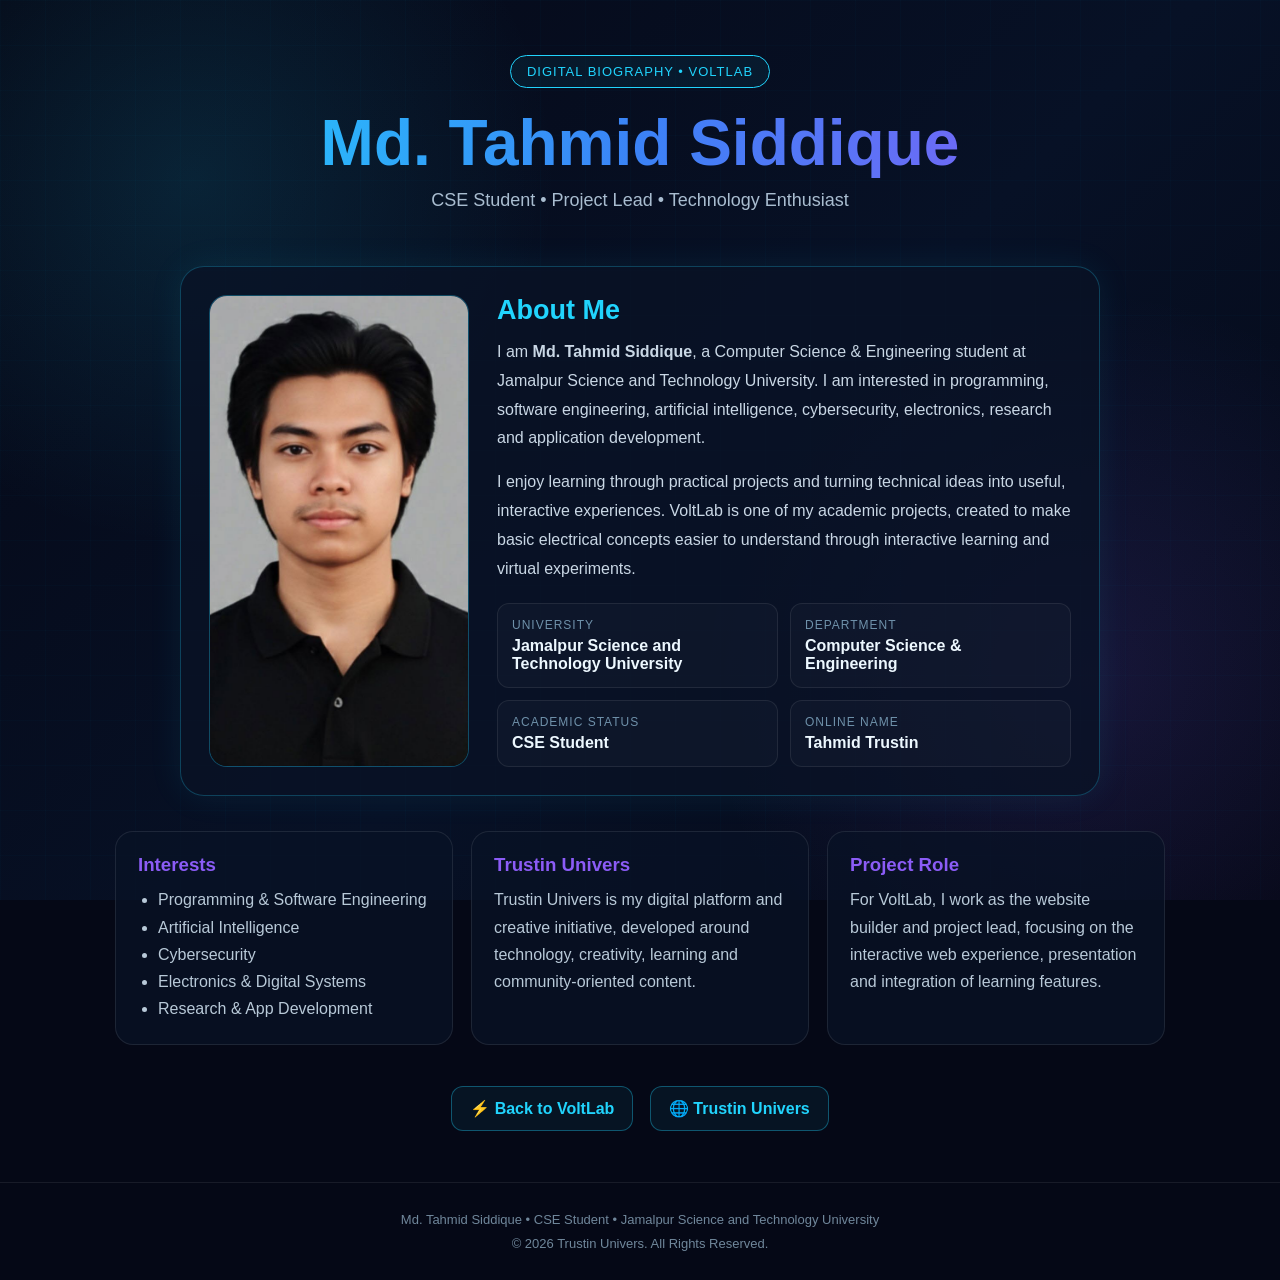
<file: bio.html>
<!DOCTYPE html>
<html lang="en">
<head>
<meta charset="UTF-8">
<meta name="viewport" content="width=device-width, initial-scale=1.0">
<title>Md. Tahmid Siddique | Biography</title>

<style>
*{
  box-sizing:border-box;
  margin:0;
  padding:0;
}

body{
  font-family:Arial,Helvetica,sans-serif;
  background:#050816;
  color:#eaf6ff;
  min-height:100vh;
}

body:before{
  content:"";
  position:fixed;
  inset:0;
  z-index:-2;
  background:
    radial-gradient(circle at 15% 20%,rgba(33,212,253,.12),transparent 28%),
    radial-gradient(circle at 85% 75%,rgba(139,92,246,.13),transparent 30%),
    linear-gradient(135deg,#050816,#071126 55%,#050816);
}

.grid{
  position:fixed;
  inset:0;
  z-index:-1;
  opacity:.18;
  background-image:
    linear-gradient(rgba(33,212,253,.12) 1px,transparent 1px),
    linear-gradient(90deg,rgba(33,212,253,.12) 1px,transparent 1px);
  background-size:45px 45px;
}

.container{
  width:min(1050px,92%);
  margin:auto;
}

header{
  padding:55px 0 30px;
  text-align:center;
}

.badge{
  display:inline-block;
  padding:8px 16px;
  border:1px solid #21d4fd;
  border-radius:999px;
  color:#21d4fd;
  font-size:13px;
  letter-spacing:1px;
  background:rgba(33,212,253,.06);
}

h1{
  margin:18px 0 10px;
  font-size:clamp(36px,6vw,64px);
  background:linear-gradient(90deg,#21d4fd,#3b82f6,#8b5cf6);
  -webkit-background-clip:text;
  background-clip:text;
  color:transparent;
}

.subtitle{
  color:#a9bdd0;
  font-size:18px;
}

.profile{
  margin:25px auto 35px;
  max-width:920px;
  display:grid;
  grid-template-columns:260px 1fr;
  gap:28px;
  background:rgba(9,18,38,.78);
  border:1px solid rgba(33,212,253,.25);
  border-radius:24px;
  padding:28px;
  box-shadow:0 0 35px rgba(33,212,253,.08);
}

.photo{
  min-height:310px;
  border-radius:18px;
  display:flex;
  align-items:center;
  justify-content:center;
  border:1px solid rgba(33,212,253,.3);
  background:linear-gradient(145deg,#0a1830,#081020);
  overflow:hidden;
}

.photo img{
  width:100%;
  height:100%;
  object-fit:cover;
}

.photo .fallback{
  color:#647b91;
  text-align:center;
  padding:20px;
}

.content h2{
  color:#21d4fd;
  margin-bottom:12px;
  font-size:27px;
}

.content p{
  color:#c9d7e5;
  line-height:1.8;
  margin-bottom:15px;
}

.info{
  display:grid;
  grid-template-columns:repeat(2,1fr);
  gap:12px;
  margin-top:20px;
}

.info div{
  padding:14px;
  border-radius:12px;
  background:rgba(255,255,255,.025);
  border:1px solid rgba(255,255,255,.08);
}

.label{
  display:block;
  color:#6f91aa;
  font-size:12px;
  text-transform:uppercase;
  letter-spacing:1px;
  margin-bottom:5px;
}

.value{
  color:#edf8ff;
  font-weight:600;
}

.cards{
  display:grid;
  grid-template-columns:repeat(3,1fr);
  gap:18px;
  margin-bottom:35px;
}

.card{
  background:rgba(9,18,38,.72);
  border:1px solid rgba(255,255,255,.09);
  border-radius:18px;
  padding:22px;
}

.card h3{
  color:#8b5cf6;
  margin-bottom:10px;
}

.card p,
.card li{
  color:#b8c9d8;
  line-height:1.7;
}

.card ul{
  padding-left:20px;
}

.links{
  text-align:center;
  margin:10px 0 45px;
}

a{
  color:#21d4fd;
  text-decoration:none;
  font-weight:700;
}

.btn{
  display:inline-block;
  margin:6px;
  padding:12px 18px;
  border-radius:12px;
  border:1px solid rgba(33,212,253,.35);
  background:rgba(33,212,253,.06);
}

footer{
  text-align:center;
  padding:25px;
  border-top:1px solid rgba(255,255,255,.08);
  color:#70879b;
  font-size:13px;
  line-height:1.8;
}

@media(max-width:750px){
  .profile{
    grid-template-columns:1fr;
  }

  .photo{
    min-height:260px;
  }

  .cards{
    grid-template-columns:1fr;
  }

  .info{
    grid-template-columns:1fr;
  }
}
</style>
</head>

<body>

<div class="grid"></div>

<div class="container">

<header>
  <span class="badge">DIGITAL BIOGRAPHY • VOLTLAB</span>

  <h1>Md. Tahmid Siddique</h1>

  <p class="subtitle">
    CSE Student • Project Lead • Technology Enthusiast
  </p>
</header>


<section class="profile">

  <div class="photo">

    <img
      src="tahmid.jpg"
      alt="Md. Tahmid Siddique"
      onerror="this.style.display='none';this.nextElementSibling.style.display='block';"
    >

    <div class="fallback" style="display:none">
      <strong>Md. Tahmid Siddique</strong>
      <br><br>
      Add <b>tahmid.jpg</b> to the same GitHub repository folder
      as this bio.html file.
    </div>

  </div>


  <div class="content">

    <h2>About Me</h2>

    <p>
      I am <strong>Md. Tahmid Siddique</strong>, a Computer Science &
      Engineering student at Jamalpur Science and Technology University.
      I am interested in programming, software engineering, artificial
      intelligence, cybersecurity, electronics, research and application
      development.
    </p>

    <p>
      I enjoy learning through practical projects and turning technical
      ideas into useful, interactive experiences. VoltLab is one of my
      academic projects, created to make basic electrical concepts easier
      to understand through interactive learning and virtual experiments.
    </p>


    <div class="info">

      <div>
        <span class="label">University</span>
        <span class="value">
          Jamalpur Science and Technology University
        </span>
      </div>

      <div>
        <span class="label">Department</span>
        <span class="value">
          Computer Science &amp; Engineering
        </span>
      </div>

      <div>
        <span class="label">Academic Status</span>
        <span class="value">
          CSE Student
        </span>
      </div>

      <div>
        <span class="label">Online Name</span>
        <span class="value">
          Tahmid Trustin
        </span>
      </div>

    </div>

  </div>

</section>


<section class="cards">

  <div class="card">

    <h3>Interests</h3>

    <ul>
      <li>Programming &amp; Software Engineering</li>
      <li>Artificial Intelligence</li>
      <li>Cybersecurity</li>
      <li>Electronics &amp; Digital Systems</li>
      <li>Research &amp; App Development</li>
    </ul>

  </div>


  <div class="card">

    <h3>Trustin Univers</h3>

    <p>
      Trustin Univers is my digital platform and creative initiative,
      developed around technology, creativity, learning and
      community-oriented content.
    </p>

  </div>


  <div class="card">

    <h3>Project Role</h3>

    <p>
      For VoltLab, I work as the website builder and project lead,
      focusing on the interactive web experience, presentation and
      integration of learning features.
    </p>

  </div>

</section>


<div class="links">

  <a
    class="btn"
    href="https://tahmidtrustin.github.io/voltlab/"
    target="_blank"
    rel="noopener"
  >
    ⚡ Back to VoltLab
  </a>

  <a
    class="btn"
    href="https://trustinunivers.wordpress.com"
    target="_blank"
    rel="noopener"
  >
    🌐 Trustin Univers
  </a>

</div>

</div>


<footer>

  Md. Tahmid Siddique • CSE Student •
  Jamalpur Science and Technology University

  <br>

  © 2026 Trustin Univers. All Rights Reserved.

</footer>

</body>
</html>
</file>
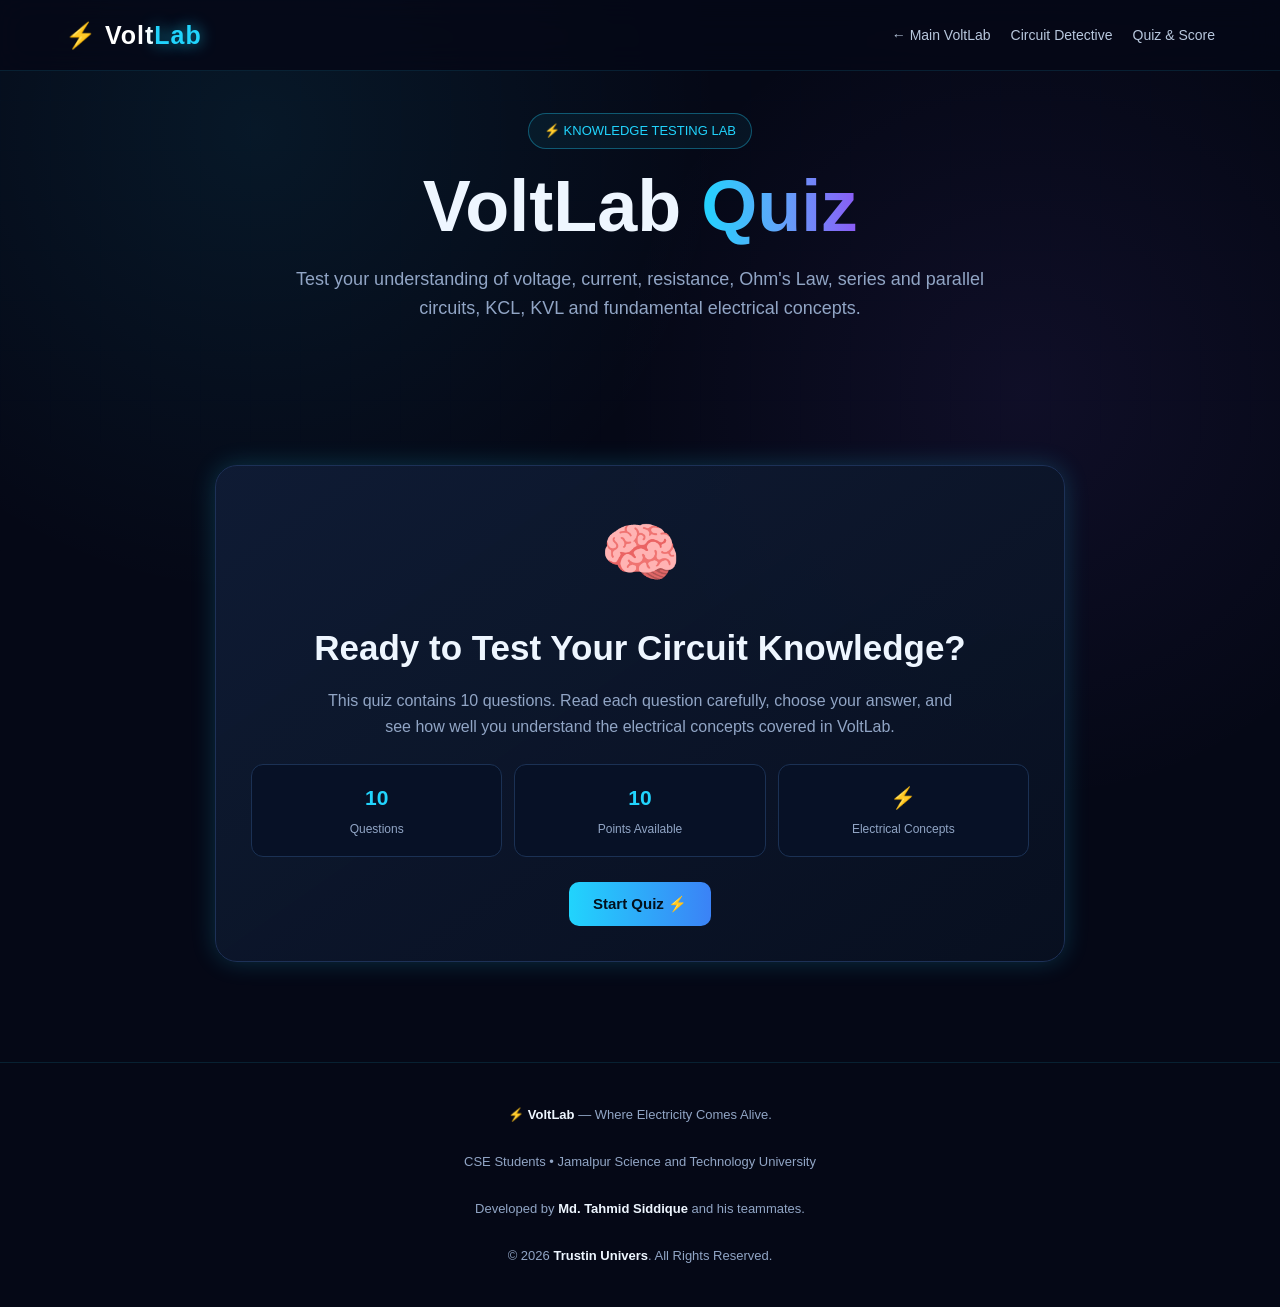
<file: quiz.html>
<!DOCTYPE html>
<html lang="en">
<head>
<meta charset="UTF-8">
<meta name="viewport" content="width=device-width,initial-scale=1.0">
<title>VoltLab | Quiz & Score</title>

<style>
:root{
--bg:#050816;
--panel:#0b1429;
--panel2:#101c36;
--line:#1d3157;
--text:#eef6ff;
--muted:#91a5c5;
--cyan:#21d4fd;
--blue:#3b82f6;
--purple:#8b5cf6;
--green:#22c55e;
--orange:#f59e0b;
--red:#ef4444;
--glow:0 0 25px rgba(33,212,253,.20)
}

*{
margin:0;
padding:0;
box-sizing:border-box;
scroll-behavior:smooth
}

body{
font-family:Arial,Helvetica,sans-serif;
background:
radial-gradient(circle at 20% 10%,rgba(33,212,253,.08),transparent 30%),
radial-gradient(circle at 80% 30%,rgba(139,92,246,.08),transparent 30%),
var(--bg);
color:var(--text);
line-height:1.6;
overflow-x:hidden
}

body:before{
content:"";
position:fixed;
inset:0;
pointer-events:none;
opacity:.18;
background-image:
linear-gradient(rgba(33,212,253,.05) 1px,transparent 1px),
linear-gradient(90deg,rgba(33,212,253,.05) 1px,transparent 1px);
background-size:50px 50px;
mask-image:linear-gradient(to bottom,black,transparent 85%)
}

nav{
position:fixed;
top:0;
width:100%;
z-index:1000;
background:rgba(5,8,22,.82);
backdrop-filter:blur(15px);
border-bottom:1px solid rgba(33,212,253,.12)
}

.nav-container{
max-width:1200px;
margin:auto;
padding:15px 25px;
display:flex;
justify-content:space-between;
align-items:center
}

.logo{
font-size:25px;
font-weight:800;
letter-spacing:1px;
color:#fff
}

.logo span{
color:var(--cyan);
text-shadow:0 0 15px rgba(33,212,253,.7)
}

.nav-links{
display:flex;
gap:20px;
list-style:none;
flex-wrap:wrap;
justify-content:center
}

.nav-links a{
color:#b8c7dd;
text-decoration:none;
font-size:14px;
transition:.25s
}

.nav-links a:hover{
color:var(--cyan);
text-shadow:0 0 10px rgba(33,212,253,.6)
}

.container{
max-width:1050px;
margin:auto;
padding:0 25px
}

.hero{
min-height:45vh;
display:flex;
align-items:center;
padding-top:90px;
text-align:center
}

.hero-content{
width:100%
}

.badge{
display:inline-block;
padding:7px 15px;
border:1px solid rgba(33,212,253,.35);
border-radius:30px;
color:var(--cyan);
background:rgba(33,212,253,.06);
font-size:13px;
margin-bottom:20px
}

.hero h1{
font-size:clamp(45px,7vw,72px);
line-height:1.05;
margin-bottom:20px
}

.gradient-text{
background:linear-gradient(90deg,var(--cyan),#60a5fa,var(--purple));
-webkit-background-clip:text;
color:transparent
}

.hero p{
color:var(--muted);
font-size:18px;
max-width:700px;
margin:auto
}

section{
padding:60px 0
}

.quiz-card{
max-width:850px;
margin:auto;
background:linear-gradient(145deg,rgba(16,28,54,.92),rgba(8,16,32,.96));
border:1px solid var(--line);
border-radius:22px;
padding:35px;
box-shadow:var(--glow)
}

.quiz-top{
display:flex;
justify-content:space-between;
align-items:center;
gap:20px;
margin-bottom:25px
}

.question-number{
color:var(--cyan);
font-weight:bold;
letter-spacing:.5px
}

.score-display{
padding:8px 15px;
border:1px solid rgba(33,212,253,.2);
border-radius:10px;
background:rgba(33,212,253,.05);
color:var(--cyan);
font-weight:bold
}

.progress{
height:7px;
background:#071126;
border-radius:20px;
overflow:hidden;
margin-bottom:35px;
border:1px solid #1b3154
}

.progress-fill{
height:100%;
width:0%;
background:linear-gradient(90deg,var(--cyan),var(--blue),var(--purple));
transition:.4s
}

.question{
font-size:25px;
font-weight:bold;
line-height:1.4;
margin-bottom:25px
}

.options{
display:grid;
grid-template-columns:1fr 1fr;
gap:14px
}

.option{
padding:17px;
border:1px solid #29466e;
background:#071126;
color:#dbe8f8;
border-radius:12px;
cursor:pointer;
text-align:left;
font-size:15px;
transition:.25s
}

.option:hover{
border-color:var(--cyan);
background:rgba(33,212,253,.06);
transform:translateY(-2px)
}

.option.correct{
border-color:var(--green);
background:rgba(34,197,94,.12);
color:#86efac
}

.option.wrong{
border-color:var(--red);
background:rgba(239,68,68,.12);
color:#fca5a5
}

.option:disabled{
cursor:default
}

.feedback{
margin-top:22px;
padding:15px;
border-radius:12px;
min-height:50px;
background:rgba(33,212,253,.04);
border:1px solid rgba(33,212,253,.12);
color:var(--muted);
display:none
}

.feedback.show{
display:block
}

.feedback strong{
color:#fff
}

.next-area{
text-align:right;
margin-top:25px
}

.next-btn,
.start-btn,
.retry-btn{
border:none;
padding:13px 24px;
border-radius:10px;
background:linear-gradient(90deg,var(--cyan),var(--blue));
color:#03101c;
font-weight:bold;
cursor:pointer;
font-size:15px;
transition:.25s
}

.next-btn:hover,
.start-btn:hover,
.retry-btn:hover{
transform:translateY(-2px);
filter:brightness(1.08)
}

.next-btn{
display:none
}

.start-screen{
text-align:center
}

.start-icon{
font-size:65px;
margin-bottom:15px
}

.start-screen h2{
font-size:35px;
margin-bottom:12px
}

.start-screen p{
color:var(--muted);
max-width:650px;
margin:0 auto 25px
}

.quiz-info{
display:grid;
grid-template-columns:repeat(3,1fr);
gap:12px;
margin:25px 0
}

.info-box{
padding:16px;
border:1px solid #1b3154;
border-radius:12px;
background:#071126
}

.info-box strong{
display:block;
font-size:21px;
color:var(--cyan)
}

.info-box span{
font-size:12px;
color:var(--muted)
}

.result{
display:none;
text-align:center
}

.result.show{
display:block
}

.result-icon{
font-size:70px;
margin-bottom:10px
}

.result h2{
font-size:38px;
color:var(--cyan);
margin-bottom:10px
}

.result p{
color:var(--muted);
margin-bottom:25px
}

.final-score{
font-size:60px;
font-weight:900;
background:linear-gradient(90deg,var(--cyan),var(--blue),var(--purple));
-webkit-background-clip:text;
color:transparent;
margin-bottom:10px
}

.result-grid{
display:grid;
grid-template-columns:repeat(3,1fr);
gap:12px;
margin:25px 0
}

.result-box{
padding:18px;
border:1px solid #1b3154;
border-radius:12px;
background:#071126
}

.result-box strong{
display:block;
font-size:25px;
color:var(--cyan)
}

.result-box span{
font-size:12px;
color:var(--muted)
}

footer{
padding:40px 0;
border-top:1px solid rgba(33,212,253,.12);
text-align:center;
color:var(--muted);
font-size:13px;
line-height:1.8;
margin-top:40px
}

footer strong{
color:var(--text)
}

@media(max-width:700px){

.nav-container{
align-items:flex-start;
flex-direction:column;
gap:10px
}

.nav-links{
gap:12px
}

.quiz-card{
padding:22px
}

.options{
grid-template-columns:1fr
}

.quiz-info,
.result-grid{
grid-template-columns:1fr
}

.question{
font-size:21px
}

.quiz-top{
align-items:flex-start;
flex-direction:column
}

.hero{
min-height:40vh
}

}
</style>
</head>

<body>

<!-- NAV -->
<nav>
<div class="nav-container">

<div class="logo">
⚡ Volt<span>Lab</span>
</div>

<ul class="nav-links">

<li>
<a href="index.html">← Main VoltLab</a>
</li>

<li>
<a href="index.html#detective">Circuit Detective</a>
</li>

<li>
<a href="#quiz">Quiz &amp; Score</a>
</li>

</ul>

</div>
</nav>


<!-- HERO -->
<section class="hero">

<div class="container">

<div class="hero-content">

<div class="badge">
⚡ KNOWLEDGE TESTING LAB
</div>

<h1>
VoltLab <span class="gradient-text">Quiz</span>
</h1>

<p>
Test your understanding of voltage, current, resistance,
Ohm's Law, series and parallel circuits, KCL, KVL and
fundamental electrical concepts.
</p>

</div>

</div>

</section>


<!-- QUIZ -->
<section id="quiz">

<div class="container">

<div class="quiz-card">


<!-- START SCREEN -->
<div class="start-screen" id="startScreen">

<div class="start-icon">
🧠
</div>

<h2>
Ready to Test Your Circuit Knowledge?
</h2>

<p>
This quiz contains 10 questions.
Read each question carefully, choose your answer,
and see how well you understand the electrical concepts
covered in VoltLab.
</p>

<div class="quiz-info">

<div class="info-box">
<strong>10</strong>
<span>Questions</span>
</div>

<div class="info-box">
<strong>10</strong>
<span>Points Available</span>
</div>

<div class="info-box">
<strong>⚡</strong>
<span>Electrical Concepts</span>
</div>

</div>

<button class="start-btn" onclick="startQuiz()">
Start Quiz ⚡
</button>

</div>


<!-- QUIZ PLAY -->
<div id="quizPlay" style="display:none">

<div class="quiz-top">

<div class="question-number" id="questionNumber">
QUESTION 01 / 10
</div>

<div class="score-display">
SCORE: <span id="score">0</span>
</div>

</div>

<div class="progress">

<div class="progress-fill" id="progressFill">
</div>

</div>

<div class="question" id="question">
</div>

<div class="options" id="options">
</div>

<div class="feedback" id="feedback">
</div>

<div class="next-area">

<button class="next-btn" id="nextBtn" onclick="nextQuestion()">
Next Question →
</button>

</div>

</div>


<!-- RESULT -->
<div class="result" id="result">

<div class="result-icon">
🏆
</div>

<h2>
Quiz Complete!
</h2>

<div class="final-score" id="finalScore">
0%
</div>

<p id="resultMessage">
</p>

<div class="result-grid">

<div class="result-box">
<strong id="correctAnswers">
0
</strong>
<span>Correct Answers</span>
</div>

<div class="result-box">
<strong id="wrongAnswers">
0
</strong>
<span>Wrong Answers</span>
</div>

<div class="result-box">
<strong id="finalPoints">
0 / 10
</strong>
<span>Final Score</span>
</div>

</div>

<button class="retry-btn" onclick="restartQuiz()">
Try Again ⚡
</button>

</div>

</div>

</div>

</section>


<footer>

⚡ <strong>VoltLab</strong> — Where Electricity Comes Alive.
<br><br>

CSE Students • Jamalpur Science and Technology University

<br><br>

Developed by
<strong>Md. Tahmid Siddique</strong>
and his teammates.

<br><br>

© 2026 <strong>Trustin Univers</strong>. All Rights Reserved.

</footer>


<script>

const questions=[

{
q:"A circuit has a voltage of 12 V and resistance of 6 Ω. What is the current?",
options:[
"0.5 A",
"2 A",
"6 A",
"72 A"
],
answer:1,
explanation:"Using Ohm's Law, I = V/R = 12/6 = 2 A."
},

{
q:"Which quantity is measured in volts (V)?",
options:[
"Current",
"Resistance",
"Voltage",
"Power"
],
answer:2,
explanation:"Voltage is measured in volts (V)."
},

{
q:"Which quantity is measured in amperes (A)?",
options:[
"Current",
"Voltage",
"Resistance",
"Energy"
],
answer:0,
explanation:"Electric current is measured in amperes (A)."
},

{
q:"What happens to total resistance when resistors are connected in series?",
options:[
"It becomes zero",
"It decreases below every resistor",
"It adds together",
"It becomes infinite"
],
answer:2,
explanation:"For series resistors, Rt = R1 + R2 + R3 + ... ."
},

{
q:"In an ideal parallel circuit, what is the same across each branch?",
options:[
"Current",
"Resistance",
"Voltage",
"Power"
],
answer:2,
explanation:"The voltage across ideal parallel branches is the same."
},

{
q:"What does Kirchhoff's Current Law (KCL) state?",
options:[
"Voltage always equals current",
"Current entering a junction equals current leaving it",
"Resistance is always constant",
"Power is always zero"
],
answer:1,
explanation:"KCL follows conservation of electric charge: total current entering a junction equals total current leaving it."
},

{
q:"What does Kirchhoff's Voltage Law (KVL) state?",
options:[
"Current is always constant",
"Resistance equals voltage",
"The algebraic sum of voltage changes around a closed loop is zero",
"Power equals resistance"
],
answer:2,
explanation:"KVL follows conservation of energy around a closed electrical loop."
},

{
q:"If resistance stays constant and voltage increases, what happens to current?",
options:[
"Current decreases",
"Current increases",
"Current becomes zero",
"Nothing changes"
],
answer:1,
explanation:"From I = V/R, increasing voltage while resistance stays constant increases current."
},

{
q:"Which formula represents electrical power?",
options:[
"P = VI",
"P = V + I",
"P = R/I",
"P = V - I"
],
answer:0,
explanation:"Electrical power can be calculated using P = VI."
},

{
q:"What is the main characteristic of an open circuit?",
options:[
"It has a very low resistance path",
"It has a complete conducting path",
"Its conducting path is interrupted",
"It always produces maximum current"
],
answer:2,
explanation:"An open circuit has an incomplete or interrupted conducting path, so current cannot normally flow through the open path."
}

];

let currentQuestion=0;
let score=0;
let answered=false;

function startQuiz(){

currentQuestion=0;
score=0;
answered=false;

document.getElementById("startScreen").style.display="none";
document.getElementById("result").classList.remove("show");
document.getElementById("quizPlay").style.display="block";

showQuestion();

}

function showQuestion(){

const q=questions[currentQuestion];

answered=false;

document.getElementById("questionNumber").textContent=
"QUESTION "+
String(currentQuestion+1).padStart(2,"0")+
" / "+
String(questions.length).padStart(2,"0");

document.getElementById("score").textContent=score;

document.getElementById("progressFill").style.width=
((currentQuestion)/questions.length)*100+"%";

document.getElementById("question").textContent=q.q;

const options=document.getElementById("options");

options.innerHTML="";

q.options.forEach((option,index)=>{

const button=document.createElement("button");

button.className="option";
button.textContent=
String.fromCharCode(65+index)+". "+option;

button.onclick=()=>selectAnswer(index,button);

options.appendChild(button);

});

document.getElementById("feedback").classList.remove("show");
document.getElementById("feedback").innerHTML="";

document.getElementById("nextBtn").style.display="none";

}

function selectAnswer(index,button){

if(answered) return;

answered=true;

const q=questions[currentQuestion];

const buttons=document.querySelectorAll(".option");

buttons.forEach(btn=>{
btn.disabled=true;
});

if(index===q.answer){

score++;

button.classList.add("correct");

document.getElementById("feedback").innerHTML=
"<strong style='color:var(--green)'>✓ Correct!</strong> "+
q.explanation;

}else{

button.classList.add("wrong");

buttons[q.answer].classList.add("correct");

document.getElementById("feedback").innerHTML=
"<strong style='color:var(--red)'>✗ Incorrect.</strong> "+
q.explanation;

}

document.getElementById("score").textContent=score;

document.getElementById("feedback").classList.add("show");

document.getElementById("nextBtn").style.display="inline-block";

}

function nextQuestion(){

if(!answered) return;

if(currentQuestion<questions.length-1){

currentQuestion++;

showQuestion();

}else{

finishQuiz();

}

}

function finishQuiz(){

document.getElementById("quizPlay").style.display="none";

document.getElementById("result").classList.add("show");

const percentage=Math.round((score/questions.length)*100);

document.getElementById("finalScore").textContent=
percentage+"%";

document.getElementById("correctAnswers").textContent=
score;

document.getElementById("wrongAnswers").textContent=
questions.length-score;

document.getElementById("finalPoints").textContent=
score+" / "+questions.length;

let message="";

if(percentage>=90){

message="Excellent circuit knowledge! ⚡ You have a strong understanding of the concepts.";

}else if(percentage>=70){

message="Great work! ⚡ You have a solid understanding of the electrical fundamentals.";

}else if(percentage>=50){

message="Good start! Review the concepts and try the quiz again to improve your score.";

}else{

message="Keep learning! ⚡ Review the VoltLab experiments and try the quiz again.";

}

document.getElementById("resultMessage").textContent=message;

document.getElementById("progressFill").style.width="100%";

}

function restartQuiz(){

document.getElementById("result").classList.remove("show");

document.getElementById("quizPlay").style.display="none";

document.getElementById("startScreen").style.display="block";

}

</script>

</body>
</html>
</file>
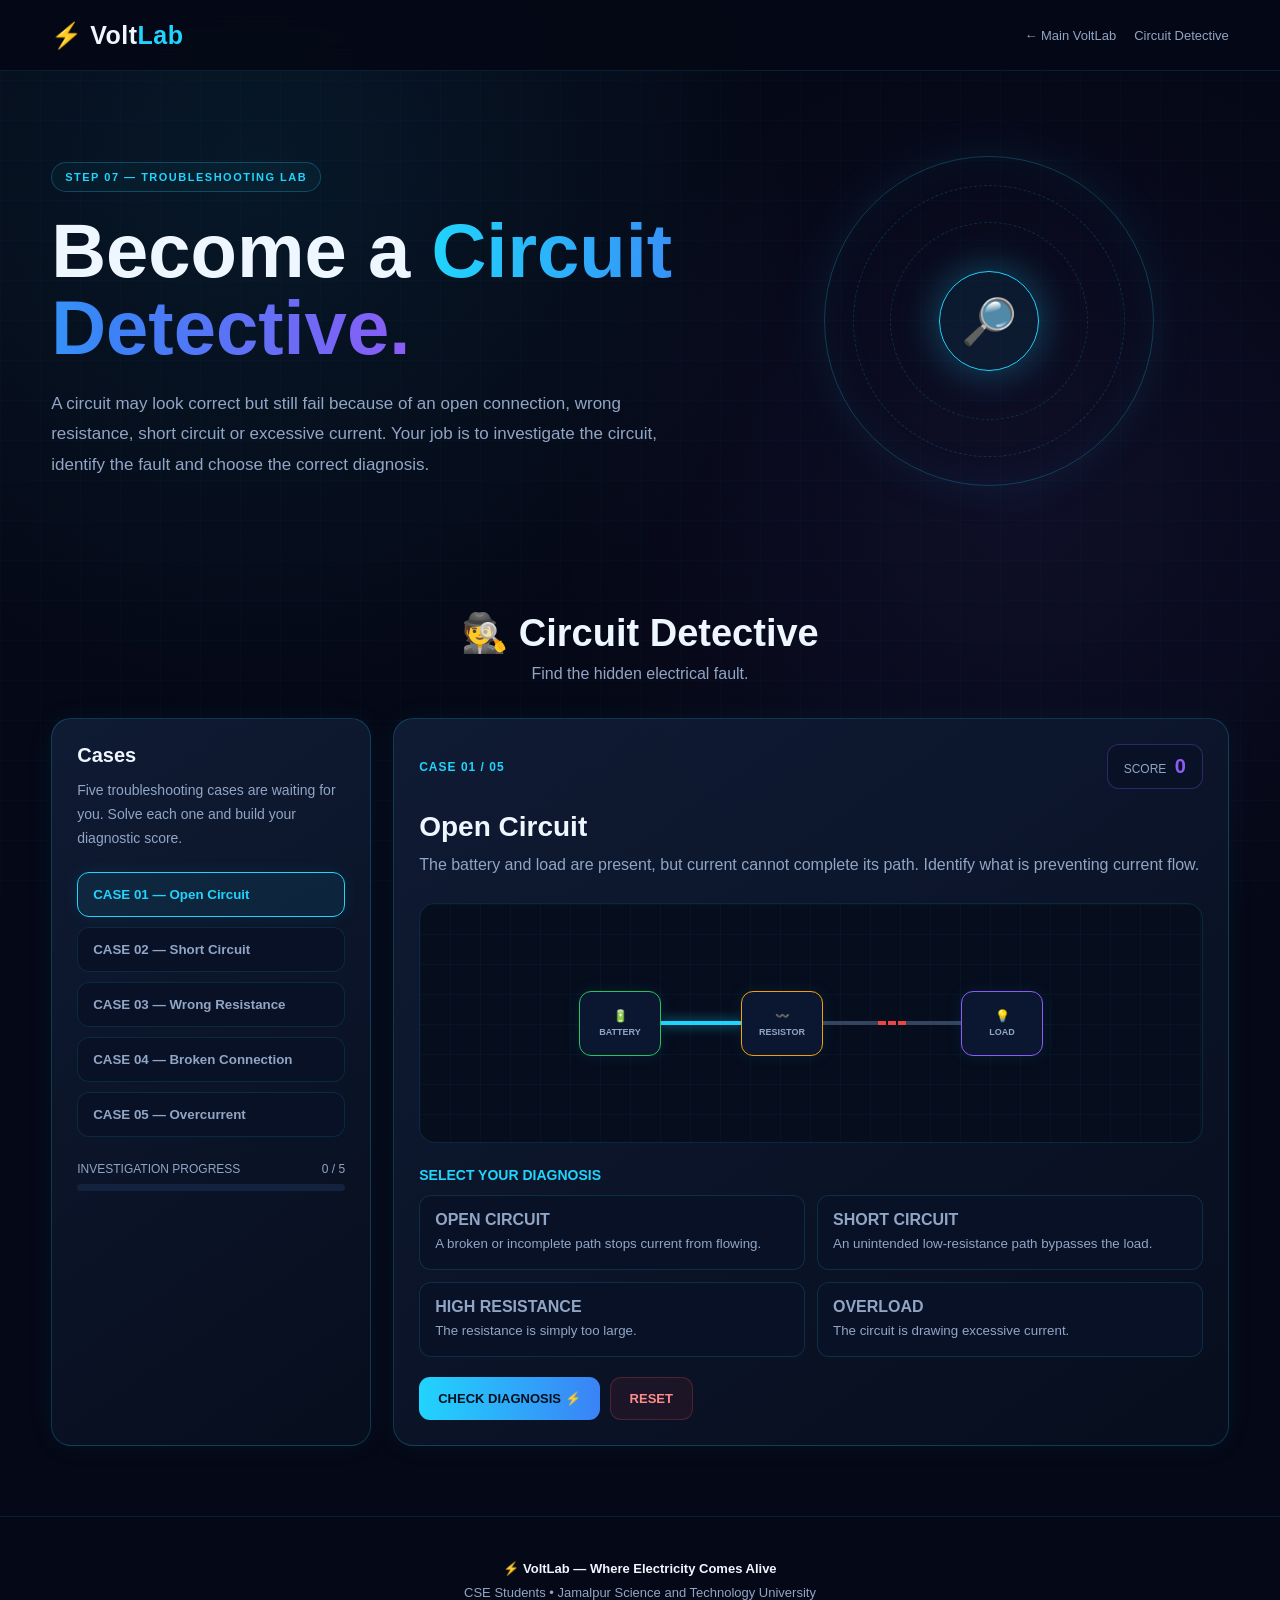
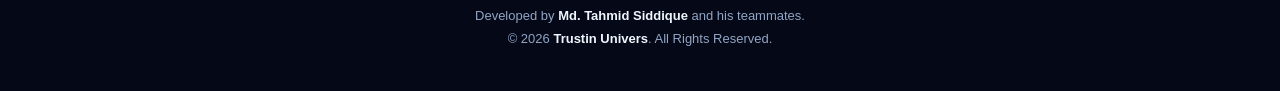
<file: step7.html>
<!DOCTYPE html>
<html lang="en">
<head>
<meta charset="UTF-8">
<meta name="viewport" content="width=device-width, initial-scale=1.0">

<title>VoltLab — Circuit Detective</title>

<style>

:root{
--bg:#050816;
--panel:#0b1224;
--panel2:#101c36;
--cyan:#21d4fd;
--blue:#3b82f6;
--purple:#8b5cf6;
--green:#22c55e;
--red:#ef4444;
--orange:#f59e0b;
--text:#eef6ff;
--muted:#91a5c5;
--border:rgba(33,212,253,.20);
}

*{
box-sizing:border-box;
margin:0;
padding:0;
}

html{
scroll-behavior:smooth;
}

body{
font-family:Arial,Helvetica,sans-serif;
background:
radial-gradient(circle at 20% 10%,rgba(33,212,253,.08),transparent 30%),
radial-gradient(circle at 80% 30%,rgba(139,92,246,.08),transparent 30%),
var(--bg);
color:var(--text);
min-height:100vh;
}

body::before{
content:"";
position:fixed;
inset:0;
pointer-events:none;
background-image:
linear-gradient(rgba(33,212,253,.025) 1px,transparent 1px),
linear-gradient(90deg,rgba(33,212,253,.025) 1px,transparent 1px);
background-size:40px 40px;
z-index:-1;
}

a{
color:inherit;
text-decoration:none;
}

.container{
width:min(1180px,92%);
margin:auto;
}

/* NAV */

nav{
position:sticky;
top:0;
z-index:1000;
background:rgba(5,8,22,.90);
backdrop-filter:blur(14px);
border-bottom:1px solid rgba(33,212,253,.12);
}

.nav-container{
min-height:70px;
width:min(1180px,92%);
margin:auto;
display:flex;
align-items:center;
justify-content:space-between;
gap:25px;
}

.logo{
font-size:25px;
font-weight:900;
letter-spacing:.5px;
white-space:nowrap;
}

.logo span{
color:var(--cyan);
}

.nav-links{
display:flex;
flex-wrap:wrap;
gap:18px;
list-style:none;
font-size:13px;
}

.nav-links a{
color:var(--muted);
transition:.25s;
}

.nav-links a:hover{
color:var(--cyan);
}

/* HERO */

.hero{
padding:85px 0 55px;
}

.badge{
display:inline-block;
padding:8px 13px;
border:1px solid rgba(33,212,253,.25);
border-radius:30px;
color:var(--cyan);
font-size:11px;
font-weight:bold;
letter-spacing:1.5px;
background:rgba(33,212,253,.04);
margin-bottom:20px;
}

.hero-grid{
display:grid;
grid-template-columns:1.15fr .85fr;
gap:50px;
align-items:center;
}

.hero h1{
font-size:clamp(45px,6vw,76px);
line-height:1.02;
margin-bottom:22px;
}

.gradient-text{
background:linear-gradient(90deg,var(--cyan),var(--blue),var(--purple));
-webkit-background-clip:text;
background-clip:text;
color:transparent;
}

.hero p{
max-width:680px;
color:var(--muted);
font-size:17px;
line-height:1.8;
}

.hero-circuit{
display:flex;
justify-content:center;
align-items:center;
}

.circuit-orb{
width:330px;
height:330px;
border-radius:50%;
border:1px solid rgba(33,212,253,.25);
box-shadow:
0 0 50px rgba(33,212,253,.08),
inset 0 0 50px rgba(33,212,253,.05);
display:flex;
align-items:center;
justify-content:center;
position:relative;
}

.circuit-orb::before,
.circuit-orb::after{
content:"";
position:absolute;
border-radius:50%;
border:1px dashed rgba(33,212,253,.18);
}

.circuit-orb::before{
inset:28px;
}

.circuit-orb::after{
inset:65px;
}

.orb-center{
width:100px;
height:100px;
border-radius:50%;
display:flex;
align-items:center;
justify-content:center;
font-size:45px;
background:rgba(33,212,253,.07);
border:1px solid var(--cyan);
box-shadow:0 0 40px rgba(33,212,253,.35);
}

/* SECTION */

section{
padding:70px 0;
}

.section-title{
text-align:center;
margin-bottom:35px;
}

.section-title h2{
font-size:38px;
margin-bottom:10px;
}

.section-title p{
color:var(--muted);
}

/* MAIN DETECTIVE */

.detective-layout{
display:grid;
grid-template-columns:320px 1fr;
gap:22px;
}

.panel{
background:linear-gradient(145deg,rgba(16,28,54,.96),rgba(7,14,30,.96));
border:1px solid var(--border);
border-radius:20px;
padding:25px;
box-shadow:0 0 30px rgba(33,212,253,.05);
}

.panel h3{
margin-bottom:12px;
font-size:20px;
}

.panel-description{
color:var(--muted);
font-size:14px;
line-height:1.7;
margin-bottom:22px;
}

/* CASE LIST */

.case-list{
display:flex;
flex-direction:column;
gap:10px;
}

.case-button{
width:100%;
padding:14px 15px;
border-radius:12px;
border:1px solid rgba(33,212,253,.12);
background:#081126;
color:var(--muted);
cursor:pointer;
text-align:left;
transition:.25s;
font-weight:bold;
}

.case-button:hover{
border-color:var(--cyan);
color:var(--text);
transform:translateX(3px);
}

.case-button.active{
color:var(--cyan);
border-color:var(--cyan);
background:rgba(33,212,253,.08);
box-shadow:0 0 18px rgba(33,212,253,.08);
}

.case-button.completed{
border-color:rgba(34,197,94,.45);
color:var(--green);
}

/* TOP BAR */

.detective-top{
display:flex;
justify-content:space-between;
align-items:center;
gap:15px;
flex-wrap:wrap;
margin-bottom:22px;
}

.case-number{
font-size:12px;
color:var(--cyan);
font-weight:bold;
letter-spacing:1px;
}

.score-box{
padding:10px 16px;
border-radius:12px;
background:#081126;
border:1px solid rgba(139,92,246,.3);
}

.score-box span{
color:var(--muted);
font-size:12px;
}

.score-box strong{
color:var(--purple);
font-size:20px;
margin-left:5px;
}

/* CASE */

.case-title{
font-size:28px;
margin-bottom:8px;
}

.case-description{
color:var(--muted);
line-height:1.7;
margin-bottom:25px;
}

/* CIRCUIT */

.circuit-box{
min-height:240px;
border-radius:16px;
background:#060d1d;
border:1px solid rgba(33,212,253,.14);
position:relative;
overflow:hidden;
margin-bottom:24px;
}

.circuit-grid{
position:absolute;
inset:0;
background-image:
linear-gradient(rgba(33,212,253,.035) 1px,transparent 1px),
linear-gradient(90deg,rgba(33,212,253,.035) 1px,transparent 1px);
background-size:30px 30px;
}

.diagram{
position:absolute;
inset:0;
display:flex;
align-items:center;
justify-content:center;
}

.wire{
height:4px;
background:var(--cyan);
box-shadow:0 0 12px rgba(33,212,253,.7);
position:relative;
}

.wire.dead{
background:#34445f;
box-shadow:none;
}

.component-box{
min-width:82px;
height:65px;
padding:8px;
border:1px solid var(--cyan);
border-radius:12px;
background:#0b1730;
display:flex;
flex-direction:column;
align-items:center;
justify-content:center;
font-size:12px;
font-weight:bold;
position:relative;
z-index:2;
box-shadow:0 0 18px rgba(33,212,253,.08);
}

.component-box small{
color:var(--muted);
font-size:9px;
margin-top:4px;
}

.battery-box{
border-color:var(--green);
}

.resistor-box{
border-color:var(--orange);
}

.load-box{
border-color:var(--purple);
}

.switch-box{
border-color:var(--cyan);
}

.current-dot{
width:10px;
height:10px;
border-radius:50%;
background:var(--cyan);
box-shadow:0 0 15px var(--cyan);
position:absolute;
top:50%;
transform:translateY(-50%);
animation:moveCurrent 2.2s linear infinite;
}

@keyframes moveCurrent{
0%{left:18%}
100%{left:78%}
}

.current-dot.stopped{
display:none;
}

/* VERTICAL */

.vertical-diagram{
display:flex;
flex-direction:column;
align-items:center;
justify-content:center;
gap:0;
}

.vertical-wire{
width:4px;
height:35px;
background:var(--cyan);
box-shadow:0 0 12px rgba(33,212,253,.7);
}

.vertical-wire.dead{
background:#34445f;
box-shadow:none;
}

/* OPTIONS */

.options-title{
font-size:14px;
font-weight:bold;
color:var(--cyan);
margin-bottom:12px;
}

.options{
display:grid;
grid-template-columns:1fr 1fr;
gap:12px;
margin-bottom:20px;
}

.option{
padding:15px;
border-radius:12px;
border:1px solid rgba(33,212,253,.15);
background:#081126;
cursor:pointer;
color:var(--muted);
transition:.2s;
}

.option:hover{
border-color:var(--cyan);
color:var(--text);
}

.option.selected{
border-color:var(--cyan);
background:rgba(33,212,253,.08);
color:var(--text);
}

.option.correct{
border-color:var(--green);
background:rgba(34,197,94,.08);
color:var(--green);
}

.option.wrong{
border-color:var(--red);
background:rgba(239,68,68,.08);
color:#ff8c8c;
}

.option strong{
display:block;
margin-bottom:5px;
color:inherit;
}

.option small{
line-height:1.5;
}

/* BUTTONS */

.action-row{
display:flex;
gap:10px;
flex-wrap:wrap;
}

.btn{
border:0;
border-radius:11px;
padding:13px 19px;
cursor:pointer;
font-weight:bold;
font-size:13px;
transition:.25s;
}

.btn-primary{
background:linear-gradient(90deg,var(--cyan),var(--blue));
color:#03101c;
}

.btn-primary:hover{
box-shadow:0 0 22px rgba(33,212,253,.28);
transform:translateY(-2px);
}

.btn-secondary{
background:#0b1730;
color:var(--text);
border:1px solid rgba(33,212,253,.2);
}

.btn-secondary:hover{
border-color:var(--cyan);
}

.btn-danger{
background:rgba(239,68,68,.08);
color:#ff8c8c;
border:1px solid rgba(239,68,68,.25);
}

/* FEEDBACK */

.feedback{
display:none;
margin-top:20px;
padding:17px;
border-radius:13px;
line-height:1.7;
font-size:14px;
}

.feedback.show{
display:block;
}

.feedback.success{
background:rgba(34,197,94,.08);
border:1px solid rgba(34,197,94,.35);
color:#9af0b3;
}

.feedback.error{
background:rgba(239,68,68,.08);
border:1px solid rgba(239,68,68,.35);
color:#ffaaaA;
}

/* PROGRESS */

.progress-area{
margin-top:25px;
}

.progress-header{
display:flex;
justify-content:space-between;
font-size:12px;
color:var(--muted);
margin-bottom:8px;
}

.progress-bar{
height:7px;
background:#13233f;
border-radius:20px;
overflow:hidden;
}

.progress-fill{
height:100%;
width:0%;
background:linear-gradient(90deg,var(--cyan),var(--blue),var(--purple));
transition:.4s;
}

/* COMPLETION */

.completion{
display:none;
text-align:center;
margin-top:25px;
padding:28px;
border:1px solid rgba(34,197,94,.3);
background:rgba(34,197,94,.05);
border-radius:18px;
}

.completion.show{
display:block;
}

.completion-icon{
font-size:45px;
margin-bottom:12px;
}

.completion h3{
color:var(--green);
font-size:25px;
margin-bottom:10px;
}

.completion p{
color:var(--muted);
line-height:1.7;
}

/* FOOTER */

footer{
padding:40px 0;
border-top:1px solid rgba(33,212,253,.12);
text-align:center;
color:var(--muted);
font-size:13px;
line-height:1.8;
}

footer strong{
color:var(--text);
}

/* RESPONSIVE */

@media(max-width:900px){

.hero-grid{
grid-template-columns:1fr;
}

.hero-circuit{
margin-top:20px;
}

.detective-layout{
grid-template-columns:1fr;
}

.nav-container{
align-items:flex-start;
}

}

@media(max-width:600px){

section{
padding:55px 0;
}

.hero{
padding-top:55px;
}

.hero h1{
font-size:45px;
}

.circuit-orb{
width:260px;
height:260px;
}

.options{
grid-template-columns:1fr;
}

.panel{
padding:19px;
}

.circuit-box{
min-height:210px;
}

.component-box{
min-width:65px;
font-size:10px;
}

}

</style>
</head>

<body>

<!-- NAV -->

<nav>

<div class="nav-container">

<div class="logo">
⚡ Volt<span>Lab</span>
</div>

<ul class="nav-links">

<li>
<a href="index.html">← Main VoltLab</a>
</li>

<li>
<a href="#detective">Circuit Detective</a>
</li>

</ul>

</div>

</nav>


<!-- HERO -->

<section class="hero">

<div class="container">

<div class="hero-grid">

<div>

<div class="badge">
STEP 07 — TROUBLESHOOTING LAB
</div>

<h1>
Become a <span class="gradient-text">Circuit Detective.</span>
</h1>

<p>
A circuit may look correct but still fail because of an open connection,
wrong resistance, short circuit or excessive current.
Your job is to investigate the circuit, identify the fault and choose the correct diagnosis.
</p>

</div>


<div class="hero-circuit">

<div class="circuit-orb">

<div class="orb-center">
🔎
</div>

</div>

</div>

</div>

</div>

</section>


<!-- DETECTIVE -->

<section id="detective">

<div class="container">

<div class="section-title">

<h2>
🕵️ Circuit Detective
</h2>

<p>
Find the hidden electrical fault.
</p>

</div>


<div class="detective-layout">


<!-- LEFT -->

<div class="panel">

<h3>
Cases
</h3>

<p class="panel-description">
Five troubleshooting cases are waiting for you.
Solve each one and build your diagnostic score.
</p>


<div class="case-list" id="caseList">

<button class="case-button active" onclick="selectCase(0)">
CASE 01 — Open Circuit
</button>

<button class="case-button" onclick="selectCase(1)">
CASE 02 — Short Circuit
</button>

<button class="case-button" onclick="selectCase(2)">
CASE 03 — Wrong Resistance
</button>

<button class="case-button" onclick="selectCase(3)">
CASE 04 — Broken Connection
</button>

<button class="case-button" onclick="selectCase(4)">
CASE 05 — Overcurrent
</button>

</div>


<div class="progress-area">

<div class="progress-header">

<span>
INVESTIGATION PROGRESS
</span>

<span id="progressText">
0 / 5
</span>

</div>

<div class="progress-bar">

<div
class="progress-fill"
id="progressFill">
</div>

</div>

</div>

</div>


<!-- RIGHT -->

<div class="panel">

<div class="detective-top">

<div
class="case-number"
id="caseNumber">
CASE 01 / 05
</div>

<div class="score-box">

<span>
SCORE
</span>

<strong id="score">
0
</strong>

</div>

</div>


<h2
class="case-title"
id="caseTitle">
Open Circuit
</h2>


<p
class="case-description"
id="caseDescription">
The battery and load are present, but current cannot complete its path.
Identify what is preventing current flow.
</p>


<!-- DIAGRAM -->

<div class="circuit-box">

<div class="circuit-grid"></div>

<div
class="diagram"
id="diagram">
</div>

<div
class="current-dot stopped"
id="currentDot">
</div>

</div>


<!-- OPTIONS -->

<div class="options-title">
SELECT YOUR DIAGNOSIS
</div>

<div
class="options"
id="options">
</div>


<div class="action-row">

<button
class="btn btn-primary"
id="checkButton"
onclick="checkAnswer()">
CHECK DIAGNOSIS ⚡
</button>

<button
class="btn btn-secondary"
id="nextButton"
onclick="nextCase()"
style="display:none">
NEXT CASE →
</button>

<button
class="btn btn-danger"
onclick="resetInvestigation()">
RESET
</button>

</div>


<div
class="feedback"
id="feedback">
</div>


<div
class="completion"
id="completion">

<div class="completion-icon">
🏆
</div>

<h3>
Investigation Complete
</h3>

<p>
You have completed all five Circuit Detective cases.
Your final score is:
<strong id="finalScore">
0
</strong>
/ 5.
</p>

<br>

<button
class="btn btn-primary"
onclick="resetInvestigation()">
INVESTIGATE AGAIN
</button>

</div>

</div>

</div>

</div>

</section>


<footer>

<div class="container">

<strong>⚡ VoltLab — Where Electricity Comes Alive</strong>

<br>

CSE Students • Jamalpur Science and Technology University

<br>

Developed by <strong>Md. Tahmid Siddique</strong> and his teammates.

<br>

© 2026 <strong>Trustin Univers</strong>. All Rights Reserved.

</div>

</footer>


<script>

/* =========================================================
   VOLTLAB STEP 7 — CIRCUIT DETECTIVE
   ========================================================= */

const cases = [

{

title:"Open Circuit",

description:
"The battery and load are present, but current cannot complete its path. Identify what is preventing current flow.",

answer:0,

options:[

["OPEN CIRCUIT","A broken or incomplete path stops current from flowing."],

["SHORT CIRCUIT","An unintended low-resistance path bypasses the load."],

["HIGH RESISTANCE","The resistance is simply too large."],

["OVERLOAD","The circuit is drawing excessive current."]

],

diagram:"open"

},

{

title:"Short Circuit",

description:
"A very low-resistance path has appeared across the load. Determine the fault that is causing the circuit to bypass the normal load path.",

answer:1,

options:[

["OPEN CIRCUIT","The electrical path is broken."],

["SHORT CIRCUIT","Current is taking an unintended low-resistance path."],

["WRONG RESISTANCE","The resistor value does not match the required value."],

["OVERCURRENT","The current is above the intended operating level."]

],

diagram:"short"

},

{

title:"Wrong Resistance",

description:
"The circuit is complete, but the measured current does not match the expected value. The resistor installed in the circuit has an incorrect value.",

answer:2,

options:[

["OPEN CIRCUIT","There is no complete electrical path."],

["SHORT CIRCUIT","A low-resistance bypass exists."],

["WRONG RESISTANCE","The installed resistance is not the intended value."],

["BROKEN CONNECTION","Two circuit points are not electrically connected."]

],

diagram:"wrong"

},

{

title:"Broken Connection",

description:
"Every component appears to be present, but two parts of the circuit are not electrically connected. Find the fault.",

answer:3,

options:[

["SHORT CIRCUIT","The current is bypassing the load."],

["OVERLOAD","The circuit is drawing too much current."],

["WRONG RESISTANCE","A resistor has an incorrect value."],

["BROKEN CONNECTION","A required electrical connection is missing."]

],

diagram:"broken"

},

{

title:"Overcurrent",

description:
"The circuit is closed and current is flowing, but the current is much higher than the intended safe operating value. Identify the problem.",

answer:3,

options:[

["OPEN CIRCUIT","The path is incomplete."],

["SHORT CIRCUIT","The current has an unintended low-resistance path."],

["WRONG CONNECTION","The components are connected in an incorrect arrangement."],

["OVERCURRENT","The circuit current is excessively high."]

],

diagram:"overcurrent"

}

];


let currentCase = 0;
let score = 0;
let solved = [];
let selectedOption = null;


/* =========================================================
   LOAD CASE
   ========================================================= */

function loadCase(index){

currentCase=index;
selectedOption=null;

const data=cases[index];

document.getElementById("caseNumber").textContent=
"CASE "+String(index+1).padStart(2,"0")+" / 05";

document.getElementById("caseTitle").textContent=
data.title;

document.getElementById("caseDescription").textContent=
data.description;

document.getElementById("feedback").className="feedback";
document.getElementById("feedback").innerHTML="";

document.getElementById("checkButton").style.display="inline-block";

document.getElementById("nextButton").style.display="none";

drawCircuit(data.diagram);

renderOptions(data.options);

updateCaseButtons();

updateProgress();

}


/* =========================================================
   CASE BUTTONS
   ========================================================= */

function selectCase(index){

if(solved[index]){
loadCase(index);
return;
}

loadCase(index);

}


/* =========================================================
   OPTIONS
   ========================================================= */

function renderOptions(options){

const container=document.getElementById("options");

container.innerHTML="";

options.forEach((option,index)=>{

const div=document.createElement("div");

div.className="option";

div.dataset.index=index;

div.innerHTML=
"<strong>"+option[0]+"</strong>"+
"<small>"+option[1]+"</small>";

div.onclick=function(){

if(solved[currentCase]){
return;
}

document.querySelectorAll(".option").forEach(x=>{
x.classList.remove("selected");
});

div.classList.add("selected");

selectedOption=index;

};

container.appendChild(div);

});

}


/* =========================================================
   CHECK ANSWER
   ========================================================= */

function checkAnswer(){

if(solved[currentCase]){
return;
}

const feedback=document.getElementById("feedback");

if(selectedOption===null){

feedback.className="feedback show error";

feedback.innerHTML=
"⚠ <strong>Select a diagnosis first.</strong><br>"+
"Choose one of the four possible faults.";

return;

}

const correct=cases[currentCase].answer;

document.querySelectorAll(".option").forEach((option,index)=>{

if(index===correct){
option.classList.add("correct");
}

if(index===selectedOption && index!==correct){
option.classList.add("wrong");
}

});


if(selectedOption===correct){

score++;

solved[currentCase]=true;

feedback.className="feedback show success";

feedback.innerHTML=
"✓ <strong>Correct diagnosis.</strong><br>"+
"You identified the electrical fault correctly.";

document.getElementById("score").textContent=score;

document.getElementById("checkButton").style.display="none";

if(currentCase<cases.length-1){

document.getElementById("nextButton").style.display="inline-block";

}else{

showCompletion();

}

}else{

feedback.className="feedback show error";

feedback.innerHTML=
"✕ <strong>Not quite.</strong><br>"+
"The selected diagnosis does not match the fault shown in this case. "+
"Look at the circuit behavior and try again.";

}

updateCaseButtons();
updateProgress();

}


/* =========================================================
   NEXT CASE
   ========================================================= */

function nextCase(){

if(currentCase<cases.length-1){

loadCase(currentCase+1);

}

}


/* =========================================================
   COMPLETION
   ========================================================= */

function showCompletion(){

document.getElementById("completion").classList.add("show");

document.getElementById("finalScore").textContent=score;

document.getElementById("checkButton").style.display="none";

document.getElementById("nextButton").style.display="none";

}


/* =========================================================
   PROGRESS
   ========================================================= */

function updateProgress(){

const completed=solved.filter(Boolean).length;

document.getElementById("progressText").textContent=
completed+" / 5";

document.getElementById("progressFill").style.width=
(completed/5*100)+"%";

}


/* =========================================================
   CASE BUTTON STATE
   ========================================================= */

function updateCaseButtons(){

const buttons=document.querySelectorAll(".case-button");

buttons.forEach((button,index)=>{

button.classList.remove("active");

if(solved[index]){
button.classList.add("completed");
}else{
button.classList.remove("completed");
}

if(index===currentCase){
button.classList.add("active");
}

});

}


/* =========================================================
   RESET
   ========================================================= */

function resetInvestigation(){

score=0;

currentCase=0;

solved=[];

selectedOption=null;

document.getElementById("score").textContent="0";

document.getElementById("completion").classList.remove("show");

loadCase(0);

}


/* =========================================================
   CIRCUIT DRAWING
   ========================================================= */

function drawCircuit(type){

const diagram=document.getElementById("diagram");

const dot=document.getElementById("currentDot");

dot.classList.add("stopped");

diagram.innerHTML="";


/* OPEN */

if(type==="open"){

diagram.innerHTML=`

<div class="component-box battery-box">
🔋
<small>BATTERY</small>
</div>

<div class="wire" style="width:80px"></div>

<div class="component-box resistor-box">
〰️
<small>RESISTOR</small>
</div>

<div class="wire dead" style="width:55px"></div>

<div style="
width:28px;
height:4px;
border-top:4px dashed #ef4444;
"></div>

<div class="wire dead" style="width:55px"></div>

<div class="component-box load-box">
💡
<small>LOAD</small>
</div>

`;

return;

}


/* SHORT */

if(type==="short"){

diagram.innerHTML=`

<div class="component-box battery-box">
🔋
<small>BATTERY</small>
</div>

<div class="wire" style="width:60px"></div>

<div class="component-box resistor-box">
〰️
<small>RESISTOR</small>
</div>

<div class="wire" style="width:60px"></div>

<div class="component-box load-box">
💡
<small>LOAD</small>
</div>

<div style="
position:absolute;
width:260px;
height:80px;
border:4px solid #ef4444;
border-top:0;
border-radius:0 0 15px 15px;
bottom:38px;
"></div>

<div style="
position:absolute;
bottom:25px;
color:#ff7777;
font-size:11px;
font-weight:bold;
">
UNINTENDED LOW-RESISTANCE PATH
</div>

`;

return;

}


/* WRONG RESISTANCE */

if(type==="wrong"){

diagram.innerHTML=`

<div class="component-box battery-box">
🔋
<small>12 V</small>
</div>

<div class="wire" style="width:55px"></div>

<div class="component-box resistor-box">
〰️
<small>R = 100Ω</small>
</div>

<div class="wire" style="width:55px"></div>

<div class="component-box load-box">
💡
<small>LOAD</small>
</div>

<div style="
position:absolute;
top:28px;
color:#f59e0b;
font-size:12px;
font-weight:bold;
">
EXPECTED: 10Ω
</div>

`;

return;

}


/* BROKEN CONNECTION */

if(type==="broken"){

diagram.innerHTML=`

<div class="component-box battery-box">
🔋
<small>BATTERY</small>
</div>

<div class="wire" style="width:65px"></div>

<div class="component-box resistor-box">
〰️
<small>RESISTOR</small>
</div>

<div class="wire dead" style="width:30px"></div>

<div style="
width:22px;
height:22px;
border:2px solid #ef4444;
border-radius:50%;
display:flex;
align-items:center;
justify-content:center;
color:#ef4444;
font-weight:bold;
">
×
</div>

<div class="wire dead" style="width:30px"></div>

<div class="component-box load-box">
💡
<small>LOAD</small>
</div>

`;

return;

}


/* OVERCURRENT */

if(type==="overcurrent"){

diagram.innerHTML=`

<div class="component-box battery-box">
🔋
<small>12 V</small>
</div>

<div class="wire" style="width:55px"></div>

<div class="component-box resistor-box">
〰️
<small>R = 0.5Ω</small>
</div>

<div class="wire" style="width:55px"></div>

<div class="component-box load-box">
💡
<small>LOAD</small>
</div>

<div style="
position:absolute;
top:28px;
color:#ef4444;
font-size:13px;
font-weight:bold;
">
⚠ HIGH CURRENT
</div>

`;

dot.classList.remove("stopped");

return;

}

}


/* =========================================================
   INITIALIZE
   ========================================================= */

loadCase(0);

</script>

</body>
</html>
</file>
